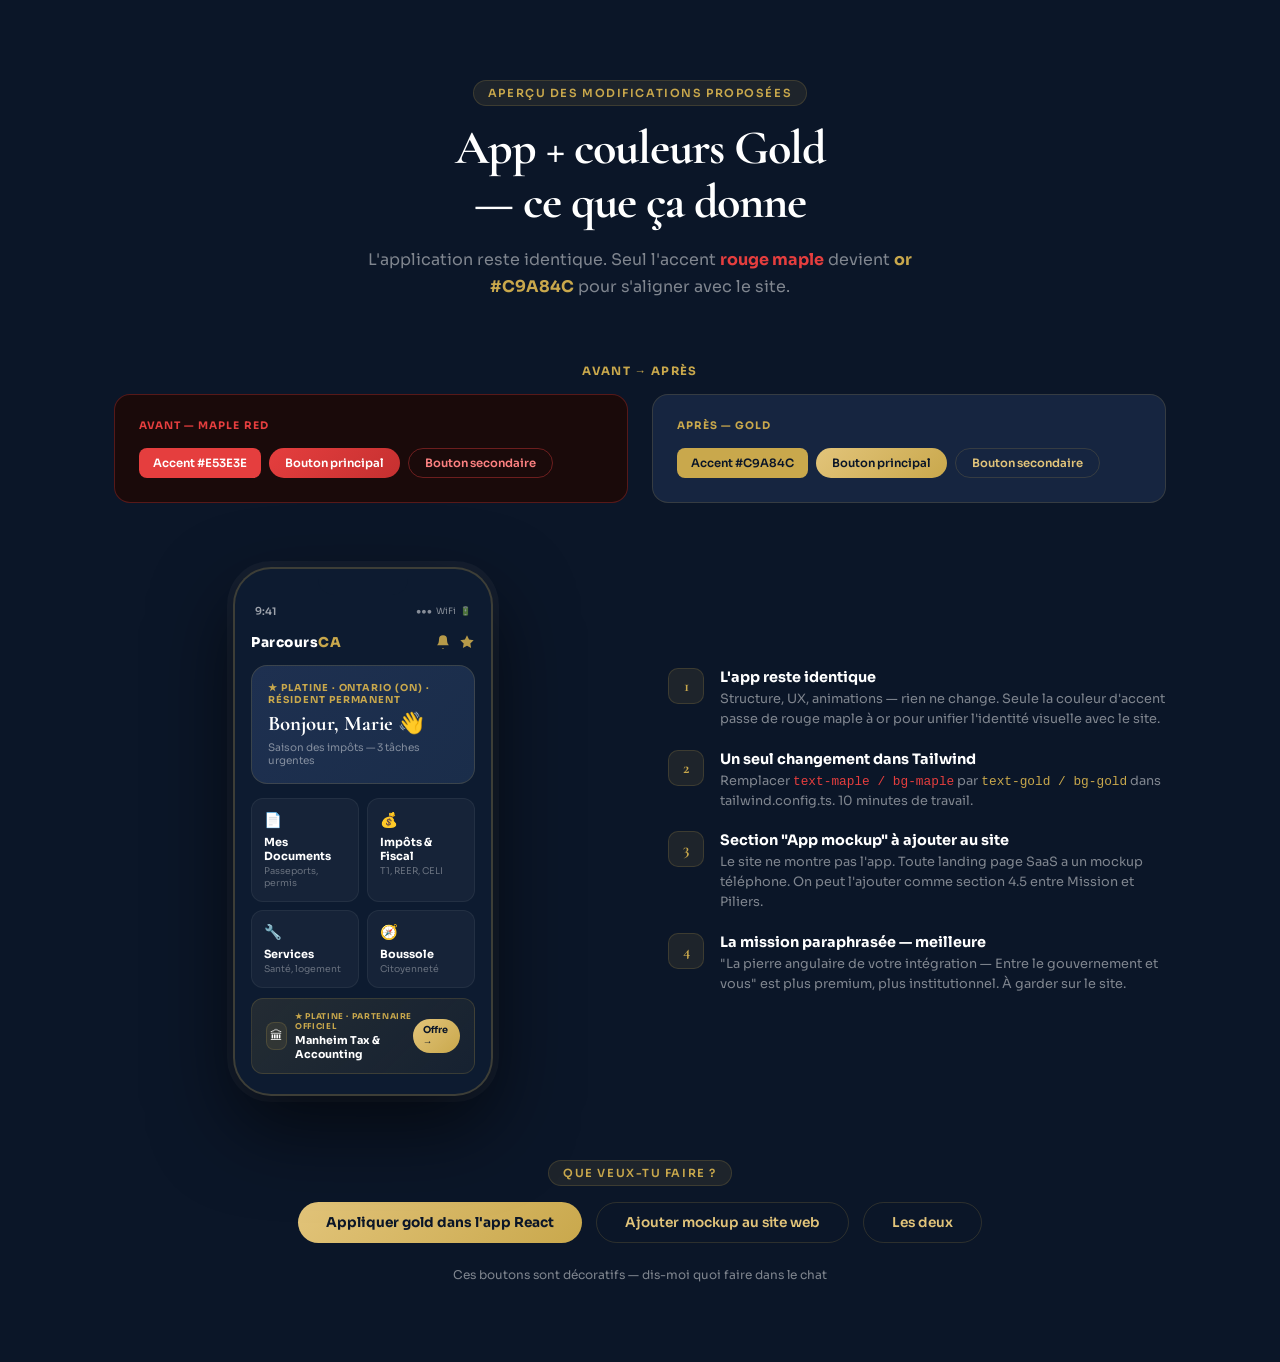
<file: preview-app-mockup.html>
<!DOCTYPE html>
<html lang="fr">
<head>
<meta charset="UTF-8"/>
<meta name="viewport" content="width=device-width,initial-scale=1"/>
<title>Aperçu — App Mockup + Couleurs Gold</title>
<link href="https://fonts.googleapis.com/css2?family=Cormorant+Garamond:wght@600;700&family=Sora:wght@300;400;600;800&display=swap" rel="stylesheet"/>
<style>
:root{
  --navy:#0B1628;--navy-mid:#142035;--navy-light:#1E3050;--navy-card:#162540;
  --gold:#C9A84C;--gold-light:#E2C47A;--gold-dark:#9D7928;
  --gold-pale:rgba(201,168,76,.10);--gold-border:rgba(201,168,76,.18);
  --white:#fff;--muted:rgba(255,255,255,.48);--off-white:#F7F4EF;
}
*{box-sizing:border-box;margin:0;padding:0}
body{background:var(--navy);color:var(--white);font-family:'Sora',sans-serif;min-height:100vh}

/* ── SECTION LAYOUT ── */
.section{
  display:flex;flex-direction:column;align-items:center;
  padding:80px 24px;gap:64px;max-width:1100px;margin:0 auto;
}
.label{
  font-size:.7rem;font-weight:600;letter-spacing:.14em;text-transform:uppercase;
  color:var(--gold);background:var(--gold-pale);border:1px solid var(--gold-border);
  border-radius:50px;padding:5px 14px;width:fit-content;
}
h2{
  font-family:'Cormorant Garamond',serif;font-size:clamp(2rem,4vw,3rem);
  font-weight:700;line-height:1.12;letter-spacing:-.02em;text-align:center;
}
.sub{font-size:1rem;color:var(--muted);text-align:center;max-width:560px;line-height:1.7;}
.header{display:flex;flex-direction:column;align-items:center;gap:16px;}

/* ── TWO COLUMN ── */
.two-col{display:grid;grid-template-columns:1fr 1fr;gap:56px;align-items:center;width:100%;}

/* ── PHONE MOCKUP ── */
.phone{
  width:260px;margin:0 auto;
  background:#0d1b30;
  border-radius:38px;
  border:2px solid rgba(201,168,76,.25);
  box-shadow:0 32px 80px rgba(0,0,0,.6),0 0 0 6px rgba(255,255,255,.04);
  overflow:hidden;
  position:relative;
}
/* Notch */
.phone::before{
  content:'';position:absolute;top:0;left:50%;transform:translateX(-50%);
  width:90px;height:26px;background:#0d1b30;border-radius:0 0 16px 16px;z-index:10;
}
.phone-inner{padding:36px 16px 20px;}

/* Status bar */
.status-bar{display:flex;justify-content:space-between;align-items:center;margin-bottom:16px;padding:0 4px;}
.status-time{font-size:.65rem;font-weight:600;color:rgba(255,255,255,.6);}
.status-icons{display:flex;gap:4px;}
.status-icons span{font-size:.55rem;color:rgba(255,255,255,.5);}

/* App nav */
.app-nav{display:flex;justify-content:space-between;align-items:center;margin-bottom:14px;}
.app-logo{font-size:.85rem;font-weight:800;letter-spacing:.04em;}
.app-logo span{color:var(--gold);}
.app-icons{display:flex;gap:8px;}
.app-icons svg{width:16px;height:16px;fill:var(--gold);opacity:.9;}

/* Hero card */
.hero-card{
  background:linear-gradient(135deg,var(--navy-light),#1a2d4a);
  border:1px solid var(--gold-border);border-radius:16px;
  padding:16px;margin-bottom:14px;
}
.hero-tag{font-size:.6rem;font-weight:700;letter-spacing:.1em;text-transform:uppercase;color:var(--gold);margin-bottom:6px;}
.hero-name{font-family:'Cormorant Garamond',serif;font-size:1.3rem;font-weight:700;line-height:1.2;margin-bottom:4px;}
.hero-name span{color:var(--gold);}
.hero-sub{font-size:.65rem;color:rgba(255,255,255,.45);}

/* Feature grid */
.feat-grid{display:grid;grid-template-columns:1fr 1fr;gap:8px;margin-bottom:10px;}
.feat-card{
  background:rgba(255,255,255,.04);border:1px solid rgba(255,255,255,.06);
  border-radius:12px;padding:12px;
  transition:border-color .2s;
}
.feat-card:hover{border-color:var(--gold-border);}
.feat-icon{font-size:.9rem;margin-bottom:6px;}
.feat-title{font-size:.7rem;font-weight:700;color:var(--white);margin-bottom:2px;}
.feat-sub{font-size:.58rem;color:rgba(255,255,255,.35);}

/* Partner card */
.partner-card{
  background:linear-gradient(135deg,rgba(201,168,76,.12),rgba(201,168,76,.05));
  border:1px solid var(--gold-border);border-radius:12px;
  padding:12px 14px;display:flex;align-items:center;justify-content:space-between;
}
.partner-left{display:flex;align-items:center;gap:8px;}
.partner-icon{
  width:28px;height:28px;background:var(--gold-pale);border:1px solid var(--gold-border);
  border-radius:8px;display:flex;align-items:center;justify-content:center;font-size:.8rem;
}
.partner-badge{font-size:.5rem;font-weight:700;letter-spacing:.08em;text-transform:uppercase;color:var(--gold);margin-bottom:2px;}
.partner-name{font-size:.68rem;font-weight:700;color:var(--white);}
.partner-btn{
  background:linear-gradient(135deg,var(--gold-light),var(--gold));
  color:var(--navy);font-size:.6rem;font-weight:700;border-radius:50px;
  padding:5px 10px;
}

/* ── RIGHT SIDE TEXT ── */
.features-list{display:flex;flex-direction:column;gap:20px;}
.feat-row{display:flex;gap:16px;align-items:flex-start;}
.feat-num{
  width:36px;height:36px;background:var(--gold-pale);border:1px solid var(--gold-border);
  border-radius:10px;display:flex;align-items:center;justify-content:center;
  font-family:'Cormorant Garamond',serif;font-size:1rem;font-weight:700;color:var(--gold);
  flex-shrink:0;
}
.feat-text h4{font-size:.9rem;font-weight:700;color:var(--white);margin-bottom:4px;}
.feat-text p{font-size:.8rem;color:var(--muted);line-height:1.55;}

/* Color comparison */
.comparison{width:100%;display:grid;grid-template-columns:1fr 1fr;gap:24px;}
.comp-card{border-radius:16px;padding:24px;border:1px solid;}
.comp-before{background:#1a0a0a;border-color:rgba(229,62,62,.3);}
.comp-after{background:var(--navy-card);border-color:var(--gold-border);}
.comp-label{font-size:.65rem;font-weight:700;letter-spacing:.1em;text-transform:uppercase;margin-bottom:16px;}
.comp-before .comp-label{color:#E53E3E;}
.comp-after .comp-label{color:var(--gold);}
.swatch-row{display:flex;flex-wrap:wrap;gap:8px;}
.swatch{border-radius:8px;padding:8px 14px;font-size:.72rem;font-weight:600;}
.sw-maple{background:#E53E3E;color:#fff;}
.sw-red-btn{background:linear-gradient(135deg,#E53E3E,#C53030);color:#fff;border-radius:50px;padding:8px 16px;}
.sw-gold{background:var(--gold);color:var(--navy);}
.sw-gold-btn{background:linear-gradient(135deg,var(--gold-light),var(--gold));color:var(--navy);border-radius:50px;padding:8px 16px;}
.sw-gold-border{border:1.5px solid var(--gold-border);color:var(--gold-light);border-radius:50px;padding:7px 16px;}
.sw-red-border{border:1.5px solid rgba(229,62,62,.4);color:#FC8181;border-radius:50px;padding:7px 16px;}

/* CTAs */
.cta-row{display:flex;gap:14px;flex-wrap:wrap;justify-content:center;}
.btn-primary{
  background:linear-gradient(135deg,var(--gold-light),var(--gold));color:var(--navy);
  font-family:'Sora',sans-serif;font-weight:700;font-size:.85rem;
  padding:12px 28px;border-radius:50px;border:none;cursor:pointer;
}
.btn-sec{
  background:transparent;border:1.5px solid var(--gold-border);color:var(--gold-light);
  font-family:'Sora',sans-serif;font-weight:600;font-size:.85rem;
  padding:11px 28px;border-radius:50px;cursor:pointer;
}
.note{font-size:.75rem;color:var(--muted);text-align:center;margin-top:8px;}

@media(max-width:700px){
  .two-col{grid-template-columns:1fr;}
  .comparison{grid-template-columns:1fr;}
}
</style>
</head>
<body>
<div class="section">

  <!-- HEADER -->
  <div class="header">
    <div class="label">Aperçu des modifications proposées</div>
    <h2>App + couleurs Gold<br>— ce que ça donne</h2>
    <p class="sub">L'application reste identique. Seul l'accent <strong style="color:#E53E3E">rouge maple</strong> devient <strong style="color:var(--gold)">or #C9A84C</strong> pour s'aligner avec le site.</p>
  </div>

  <!-- COLOR COMPARISON -->
  <div style="width:100%">
    <p style="font-size:.72rem;font-weight:700;letter-spacing:.12em;text-transform:uppercase;color:var(--gold);margin-bottom:16px;text-align:center;">Avant → Après</p>
    <div class="comparison">
      <div class="comp-card comp-before">
        <div class="comp-label">Avant — Maple Red</div>
        <div class="swatch-row">
          <span class="swatch sw-maple">Accent #E53E3E</span>
          <span class="swatch sw-red-btn">Bouton principal</span>
          <span class="swatch sw-red-border">Bouton secondaire</span>
        </div>
      </div>
      <div class="comp-card comp-after">
        <div class="comp-label">Après — Gold</div>
        <div class="swatch-row">
          <span class="swatch sw-gold">Accent #C9A84C</span>
          <span class="swatch sw-gold-btn">Bouton principal</span>
          <span class="swatch sw-gold-border">Bouton secondaire</span>
        </div>
      </div>
    </div>
  </div>

  <!-- APP MOCKUP + FEATURES -->
  <div class="two-col">

    <!-- Phone -->
    <div class="phone">
      <div class="phone-inner">
        <div class="status-bar">
          <span class="status-time">9:41</span>
          <div class="status-icons">
            <span>●●●</span><span>WiFi</span><span>🔋</span>
          </div>
        </div>

        <div class="app-nav">
          <div class="app-logo">Parcours<span>CA</span></div>
          <div class="app-icons">
            <!-- Bell -->
            <svg viewBox="0 0 24 24"><path d="M18 8A6 6 0 0 0 6 8c0 7-3 9-3 9h18s-3-2-3-9M13.73 21a2 2 0 0 1-3.46 0"/></svg>
            <!-- Star -->
            <svg viewBox="0 0 24 24"><polygon points="12 2 15.09 8.26 22 9.27 17 14.14 18.18 21.02 12 17.77 5.82 21.02 7 14.14 2 9.27 8.91 8.26"/></svg>
          </div>
        </div>

        <div class="hero-card">
          <div class="hero-tag">★ Platine · Ontario (ON) · Résident permanent</div>
          <div class="hero-name">Bonjour, Marie <span>👋</span></div>
          <div class="hero-sub">Saison des impôts — 3 tâches urgentes</div>
        </div>

        <div class="feat-grid">
          <div class="feat-card">
            <div class="feat-icon">📄</div>
            <div class="feat-title">Mes Documents</div>
            <div class="feat-sub">Passeports, permis</div>
          </div>
          <div class="feat-card">
            <div class="feat-icon" style="color:var(--gold)">💰</div>
            <div class="feat-title">Impôts &amp; Fiscal</div>
            <div class="feat-sub">T1, REER, CELI</div>
          </div>
          <div class="feat-card">
            <div class="feat-icon">🔧</div>
            <div class="feat-title">Services</div>
            <div class="feat-sub">Santé, logement</div>
          </div>
          <div class="feat-card">
            <div class="feat-icon" style="color:var(--gold)">🧭</div>
            <div class="feat-title">Boussole</div>
            <div class="feat-sub">Citoyenneté</div>
          </div>
        </div>

        <div class="partner-card">
          <div class="partner-left">
            <div class="partner-icon">🏛</div>
            <div>
              <div class="partner-badge">★ Platine · Partenaire Officiel</div>
              <div class="partner-name">Manheim Tax &amp; Accounting</div>
            </div>
          </div>
          <div class="partner-btn">Offre →</div>
        </div>
      </div>
    </div>

    <!-- Features text -->
    <div class="features-list">
      <div class="feat-row">
        <div class="feat-num">1</div>
        <div class="feat-text">
          <h4>L'app reste identique</h4>
          <p>Structure, UX, animations — rien ne change. Seule la couleur d'accent passe de rouge maple à or pour unifier l'identité visuelle avec le site.</p>
        </div>
      </div>
      <div class="feat-row">
        <div class="feat-num">2</div>
        <div class="feat-text">
          <h4>Un seul changement dans Tailwind</h4>
          <p>Remplacer <code style="color:#E53E3E;font-size:.8rem">text-maple / bg-maple</code> par <code style="color:var(--gold);font-size:.8rem">text-gold / bg-gold</code> dans tailwind.config.ts. 10 minutes de travail.</p>
        </div>
      </div>
      <div class="feat-row">
        <div class="feat-num">3</div>
        <div class="feat-text">
          <h4>Section "App mockup" à ajouter au site</h4>
          <p>Le site ne montre pas l'app. Toute landing page SaaS a un mockup téléphone. On peut l'ajouter comme section 4.5 entre Mission et Piliers.</p>
        </div>
      </div>
      <div class="feat-row">
        <div class="feat-num">4</div>
        <div class="feat-text">
          <h4>La mission paraphrasée — meilleure</h4>
          <p>"La pierre angulaire de votre intégration — Entre le gouvernement et vous" est plus premium, plus institutionnel. À garder sur le site.</p>
        </div>
      </div>
    </div>

  </div>

  <!-- ACTIONS -->
  <div style="text-align:center;display:flex;flex-direction:column;align-items:center;gap:16px;">
    <div class="label">Que veux-tu faire ?</div>
    <div class="cta-row">
      <button class="btn-primary">Appliquer gold dans l'app React</button>
      <button class="btn-sec">Ajouter mockup au site web</button>
      <button class="btn-sec">Les deux</button>
    </div>
    <p class="note">Ces boutons sont décoratifs — dis-moi quoi faire dans le chat</p>
  </div>

</div>
</body>
</html>
</file>
